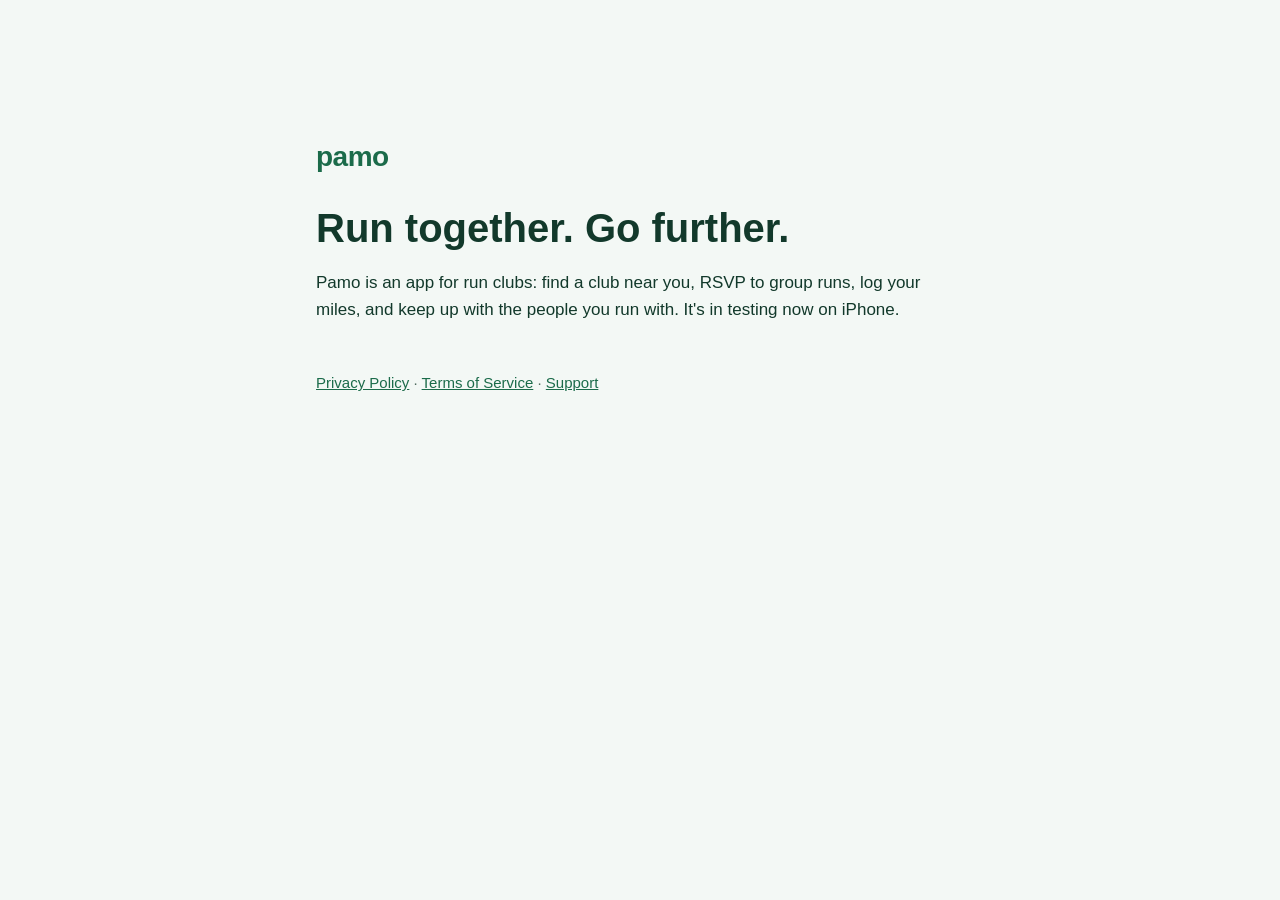
<file: index.html>
<!doctype html>
<html lang="en">
<head>
<meta charset="utf-8">
<meta name="viewport" content="width=device-width, initial-scale=1">
<title>Pamo · Run together. Go further.</title>
<link rel="stylesheet" href="style.css">
</head>
<body>
<main class="home">
<p class="brand">pamo</p>
<h1>Run together. Go further.</h1>
<p>Pamo is an app for run clubs: find a club near you, RSVP to group runs, log your miles, and keep up with the
people you run with. It's in testing now on iPhone.</p>
<p class="footer"><a href="/privacy">Privacy Policy</a> · <a href="/terms">Terms of Service</a> ·
<a href="/support">Support</a></p>
</main>
</body>
</html>
</file>
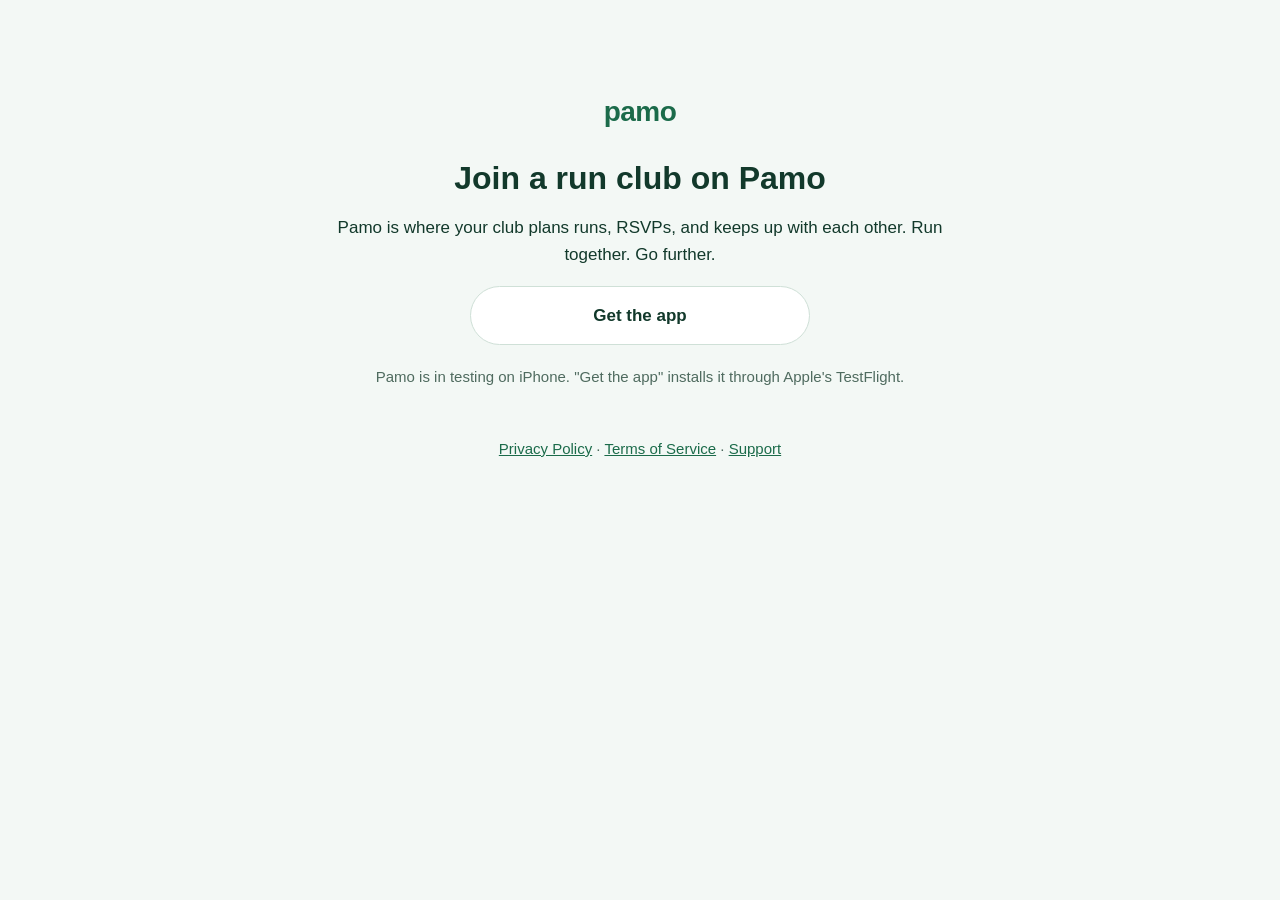
<file: join.html>
<!doctype html>
<html lang="en">
<head>
<meta charset="utf-8">
<meta name="viewport" content="width=device-width, initial-scale=1">
<title>Join a run club on Pamo</title>
<meta property="og:title" content="Join my run club on Pamo">
<meta property="og:description" content="Run together. Go further. RSVP to group runs and keep up with your crew.">
<meta name="robots" content="noindex">
<link rel="stylesheet" href="style.css">
</head>
<body>
<main class="invite">
<p class="brand"><a href="/">pamo</a></p>
<img id="logo" class="club-logo" alt="" hidden>
<h1 id="title">Join a run club on Pamo</h1>
<p>Pamo is where your club plans runs, RSVPs, and keeps up with each other. Run together. Go further.</p>
<a id="open" class="button" hidden>Open in Pamo</a>
<a id="get" class="button secondary" href="https://testflight.apple.com/join/FnYPX5Qj">Get the app</a>
<p class="note">Pamo is in testing on iPhone. "Get the app" installs it through Apple's TestFlight.</p>
<p class="footer"><a href="/privacy">Privacy Policy</a> · <a href="/terms">Terms of Service</a> · <a href="/support">Support</a></p>
</main>
<script>
// Only the club's name and logo are public; everything else needs an account.
const club = new URLSearchParams(location.search).get('club');
if (club && /^[0-9a-f]{8}-[0-9a-f]{4}-[0-9a-f]{4}-[0-9a-f]{4}-[0-9a-f]{12}$/i.test(club)) {
  const open = document.getElementById('open');
  open.href = 'pamo://join?club=' + club;
  open.hidden = false;
  fetch('https://jnqumrytjtmkhabtaefy.supabase.co/rest/v1/rpc/club_invite_preview', {
    method: 'POST',
    headers: { 'Content-Type': 'application/json', apikey: 'sb_publishable_6j8VwsCxcrP1tK5oRTxqBQ_deRT_pKi' },
    body: JSON.stringify({ p_club: club }),
  })
    .then((r) => r.json())
    .then((rows) => {
      const c = rows && rows[0];
      if (!c) return;
      document.getElementById('title').textContent = 'Join ' + c.name + ' on Pamo';
      document.title = 'Join ' + c.name + ' on Pamo';
      if (c.logo_url) {
        const logo = document.getElementById('logo');
        logo.src = c.logo_url;
        logo.hidden = false;
      }
    })
    .catch(() => {});
}
</script>
</body>
</html>
</file>
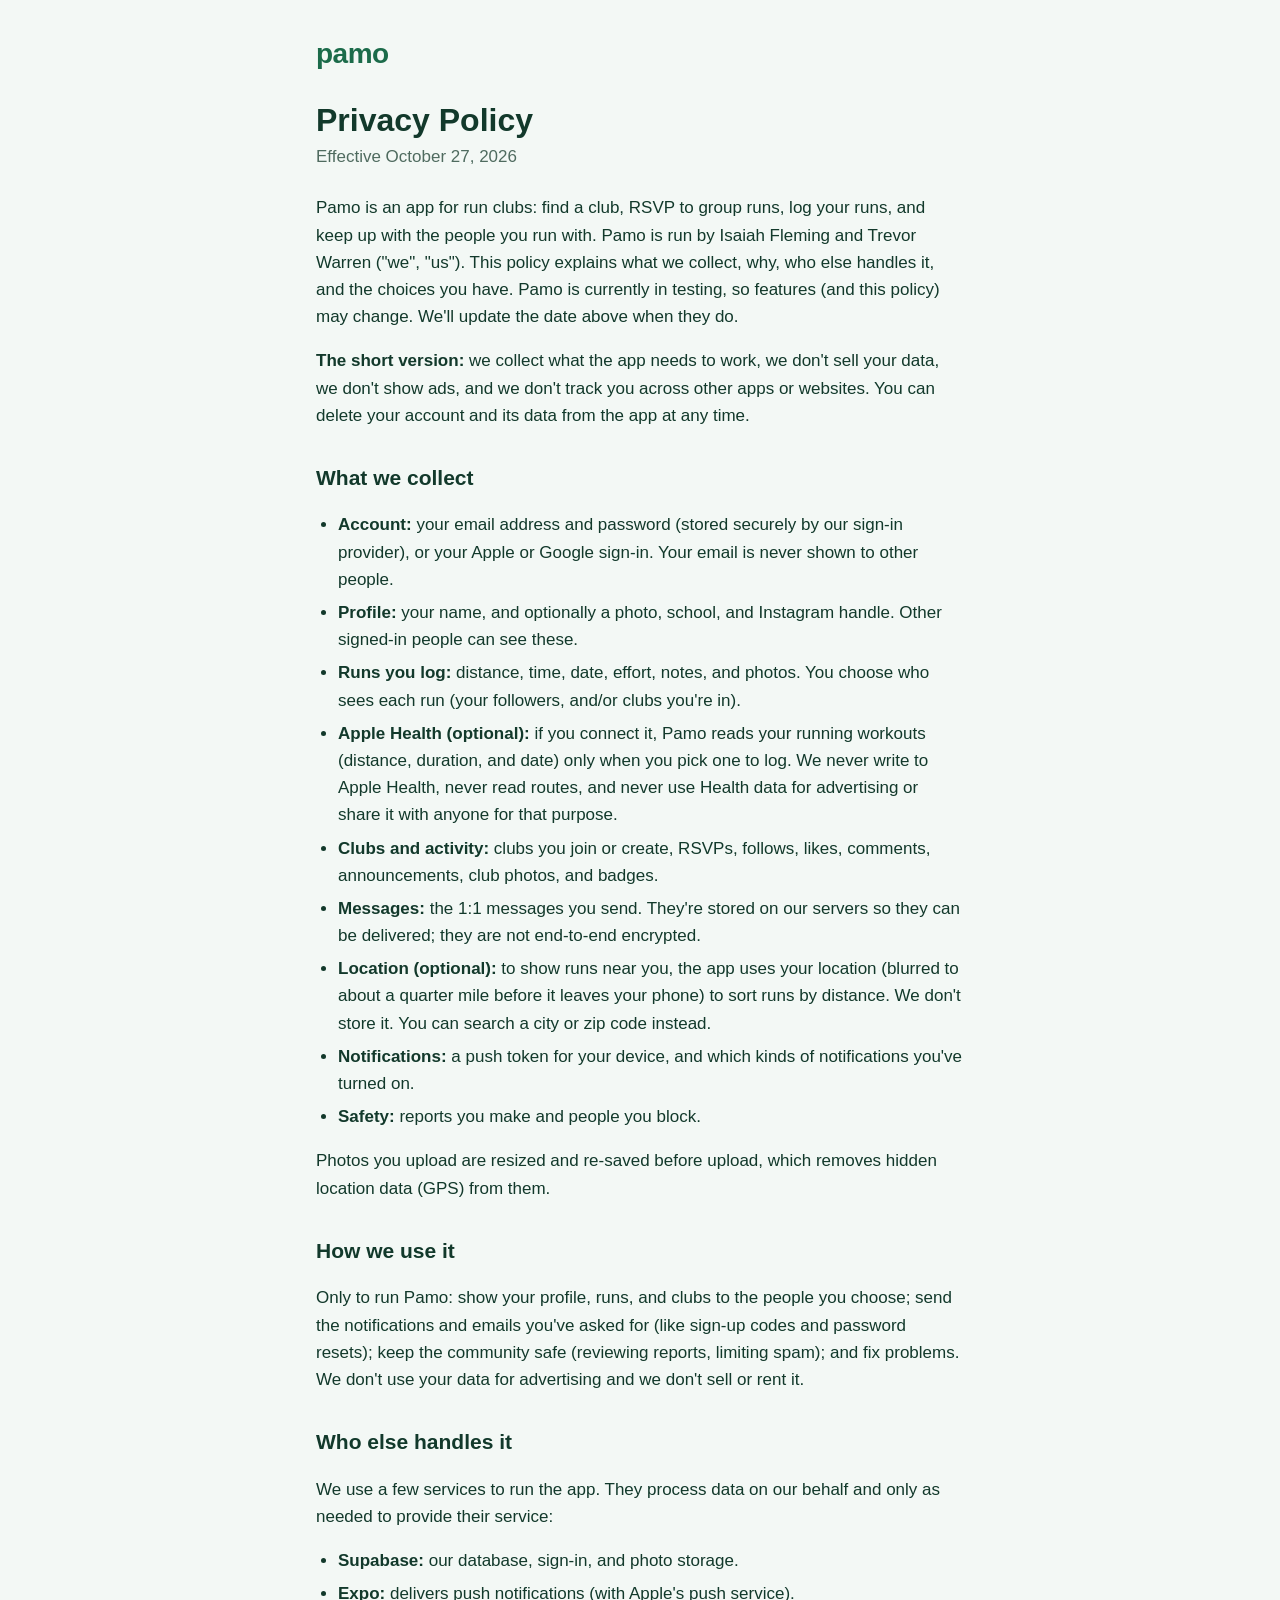
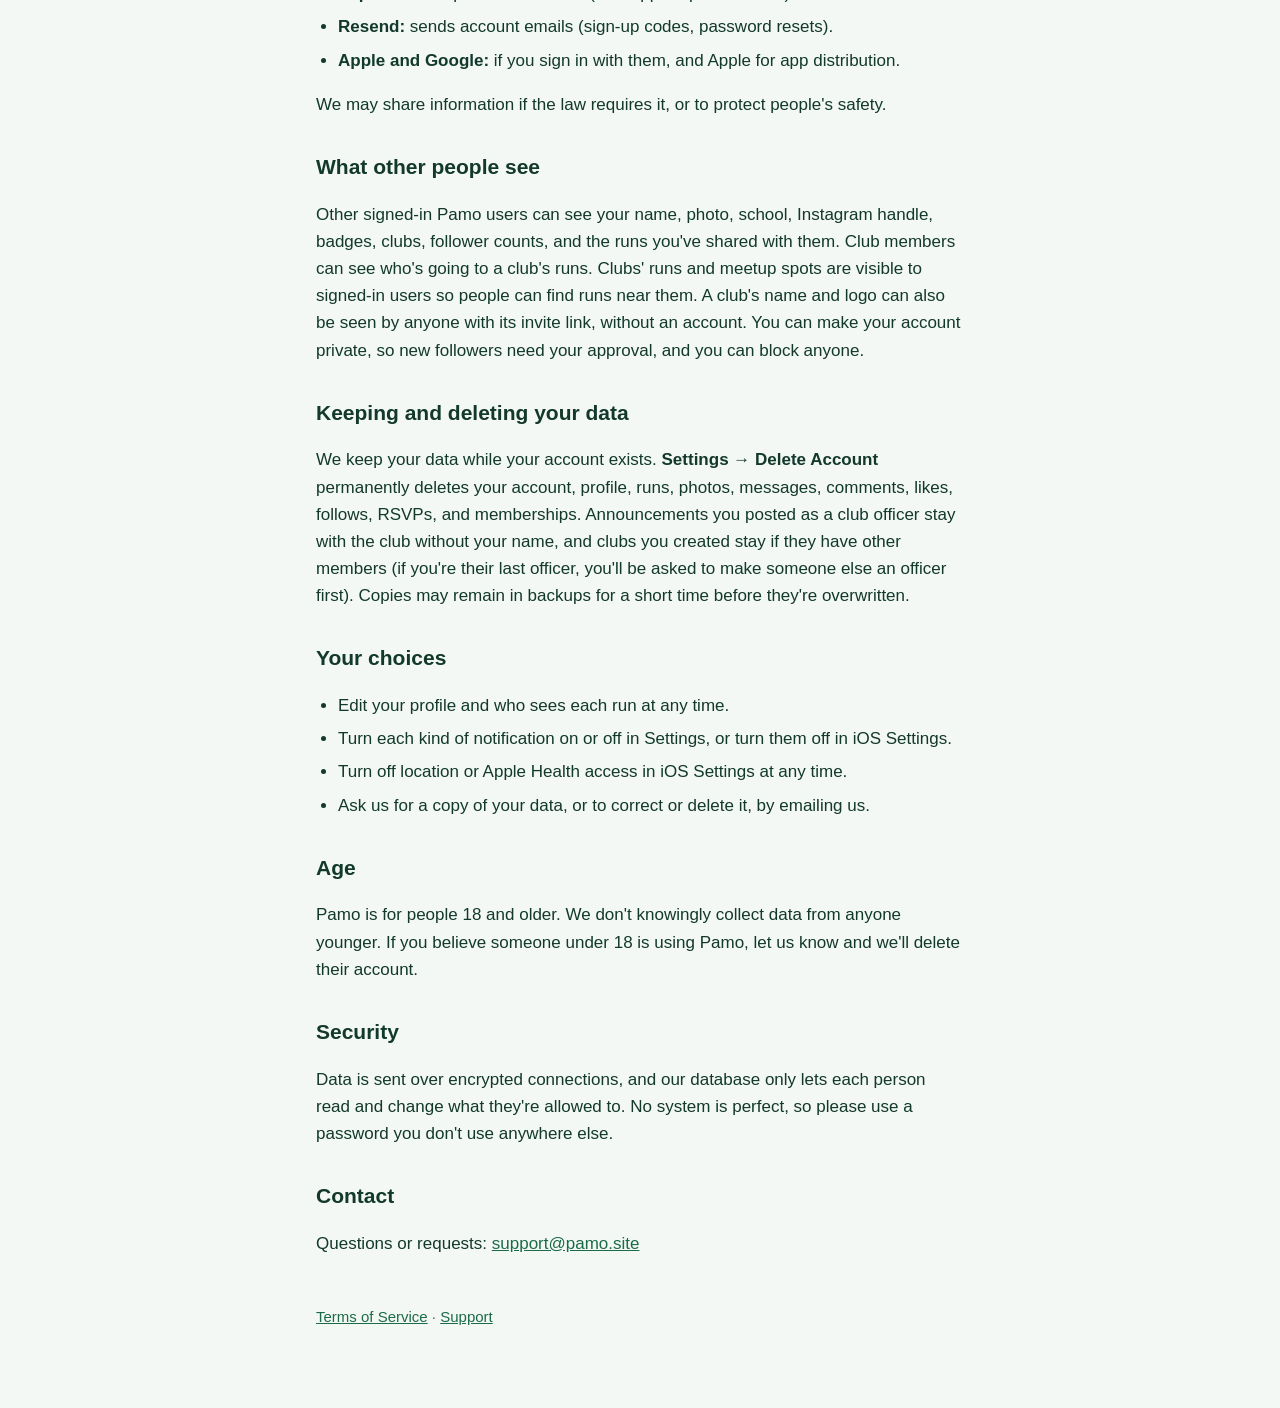
<file: privacy.html>
<!doctype html>
<html lang="en">
<head>
<meta charset="utf-8">
<meta name="viewport" content="width=device-width, initial-scale=1">
<title>Privacy Policy · Pamo</title>
<link rel="stylesheet" href="style.css">
</head>
<body>
<main>
<p class="brand"><a href="/">pamo</a></p>
<h1>Privacy Policy</h1>
<p class="meta">Effective October 27, 2026</p>

<p>Pamo is an app for run clubs: find a club, RSVP to group runs, log your runs, and keep up with the people you run
with. Pamo is run by Isaiah Fleming and Trevor Warren ("we", "us"). This policy explains what we collect, why, who
else handles it, and the choices you have. Pamo is currently in testing, so features (and this policy) may change.
We'll update the date above when they do.</p>

<p><strong>The short version:</strong> we collect what the app needs to work, we don't sell your data, we don't show
ads, and we don't track you across other apps or websites. You can delete your account and its data from the app at
any time.</p>

<h2>What we collect</h2>
<ul>
<li><strong>Account:</strong> your email address and password (stored securely by our sign-in provider), or your
Apple or Google sign-in. Your email is never shown to other people.</li>
<li><strong>Profile:</strong> your name, and optionally a photo, school, and Instagram handle. Other signed-in people
can see these.</li>
<li><strong>Runs you log:</strong> distance, time, date, effort, notes, and photos. You choose who sees each run (your
followers, and/or clubs you're in).</li>
<li><strong>Apple Health (optional):</strong> if you connect it, Pamo reads your running workouts (distance, duration,
and date) only when you pick one to log. We never write to Apple Health, never read routes, and never use Health data
for advertising or share it with anyone for that purpose.</li>
<li><strong>Clubs and activity:</strong> clubs you join or create, RSVPs, follows, likes, comments, announcements,
club photos, and badges.</li>
<li><strong>Messages:</strong> the 1:1 messages you send. They're stored on our servers so they can be delivered;
they are not end-to-end encrypted.</li>
<li><strong>Location (optional):</strong> to show runs near you, the app uses your location (blurred to about a
quarter mile before it leaves your phone) to sort runs by distance. We don't store it. You can search a city or zip
code instead.</li>
<li><strong>Notifications:</strong> a push token for your device, and which kinds of notifications you've turned on.</li>
<li><strong>Safety:</strong> reports you make and people you block.</li>
</ul>
<p>Photos you upload are resized and re-saved before upload, which removes hidden location data (GPS) from them.</p>

<h2>How we use it</h2>
<p>Only to run Pamo: show your profile, runs, and clubs to the people you choose; send the notifications and emails
you've asked for (like sign-up codes and password resets); keep the community safe (reviewing reports, limiting
spam); and fix problems. We don't use your data for advertising and we don't sell or rent it.</p>

<h2>Who else handles it</h2>
<p>We use a few services to run the app. They process data on our behalf and only as needed to provide their
service:</p>
<ul>
<li><strong>Supabase:</strong> our database, sign-in, and photo storage.</li>
<li><strong>Expo:</strong> delivers push notifications (with Apple's push service).</li>
<li><strong>Resend:</strong> sends account emails (sign-up codes, password resets).</li>
<li><strong>Apple and Google:</strong> if you sign in with them, and Apple for app distribution.</li>
</ul>
<p>We may share information if the law requires it, or to protect people's safety.</p>

<h2>What other people see</h2>
<p>Other signed-in Pamo users can see your name, photo, school, Instagram handle, badges, clubs, follower counts, and
the runs you've shared with them. Club members can see who's going to a club's runs. Clubs' runs and meetup spots
are visible to signed-in users so people can find runs near them. A club's name and logo can also be seen by anyone
with its invite link, without an account. You can make your account private, so new
followers need your approval, and you can block anyone.</p>

<h2>Keeping and deleting your data</h2>
<p>We keep your data while your account exists. <strong>Settings → Delete Account</strong> permanently deletes your
account, profile, runs, photos, messages, comments, likes, follows, RSVPs, and memberships. Announcements you posted
as a club officer stay with the club without your name, and clubs you created stay if they have other members (if
you're their last officer, you'll be asked to make someone else an officer first). Copies may remain in backups for
a short time before they're overwritten.</p>

<h2>Your choices</h2>
<ul>
<li>Edit your profile and who sees each run at any time.</li>
<li>Turn each kind of notification on or off in Settings, or turn them off in iOS Settings.</li>
<li>Turn off location or Apple Health access in iOS Settings at any time.</li>
<li>Ask us for a copy of your data, or to correct or delete it, by emailing us.</li>
</ul>

<h2>Age</h2>
<p>Pamo is for people 18 and older. We don't knowingly collect data from anyone younger. If you believe someone
under 18 is using Pamo, let us know and we'll delete their account.</p>

<h2>Security</h2>
<p>Data is sent over encrypted connections, and our database only lets each person read and change what they're
allowed to. No system is perfect, so please use a password you don't use anywhere else.</p>

<h2>Contact</h2>
<p>Questions or requests: <a href="mailto:support@pamo.site">support@pamo.site</a></p>

<p class="footer"><a href="/terms">Terms of Service</a> · <a href="/support">Support</a></p>
</main>
</body>
</html>
</file>
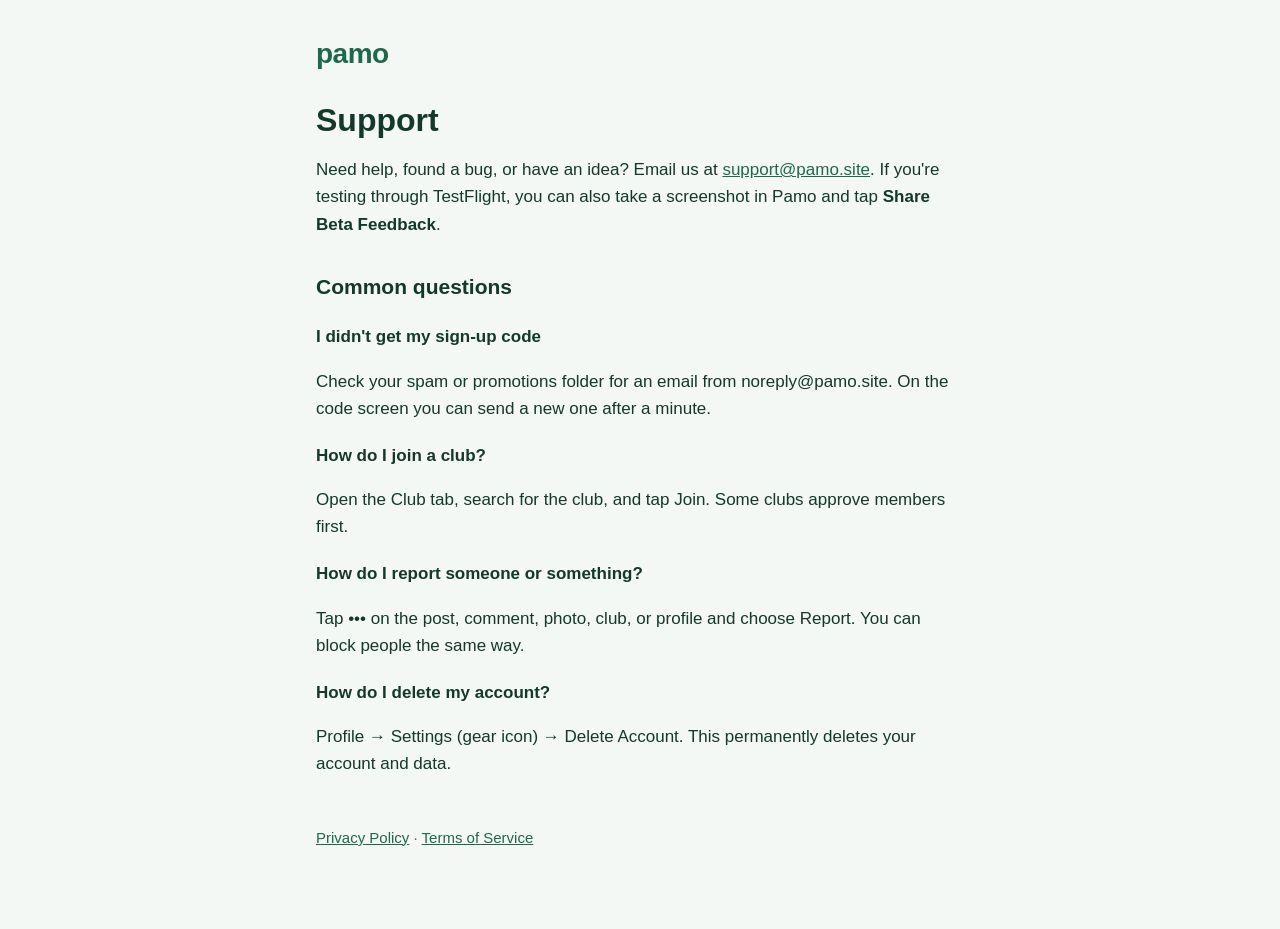
<file: support.html>
<!doctype html>
<html lang="en">
<head>
<meta charset="utf-8">
<meta name="viewport" content="width=device-width, initial-scale=1">
<title>Support · Pamo</title>
<link rel="stylesheet" href="style.css">
</head>
<body>
<main>
<p class="brand"><a href="/">pamo</a></p>
<h1>Support</h1>

<p>Need help, found a bug, or have an idea? Email us at
<a href="mailto:support@pamo.site">support@pamo.site</a>. If you're testing through TestFlight, you can
also take a screenshot in Pamo and tap <strong>Share Beta Feedback</strong>.</p>

<h2>Common questions</h2>
<h3>I didn't get my sign-up code</h3>
<p>Check your spam or promotions folder for an email from noreply@pamo.site. On the code screen you can send a new
one after a minute.</p>
<h3>How do I join a club?</h3>
<p>Open the Club tab, search for the club, and tap Join. Some clubs approve members first.</p>
<h3>How do I report someone or something?</h3>
<p>Tap ••• on the post, comment, photo, club, or profile and choose Report. You can block people the same way.</p>
<h3>How do I delete my account?</h3>
<p>Profile → Settings (gear icon) → Delete Account. This permanently deletes your account and data.</p>

<p class="footer"><a href="/privacy">Privacy Policy</a> · <a href="/terms">Terms of Service</a></p>
</main>
</body>
</html>
</file>
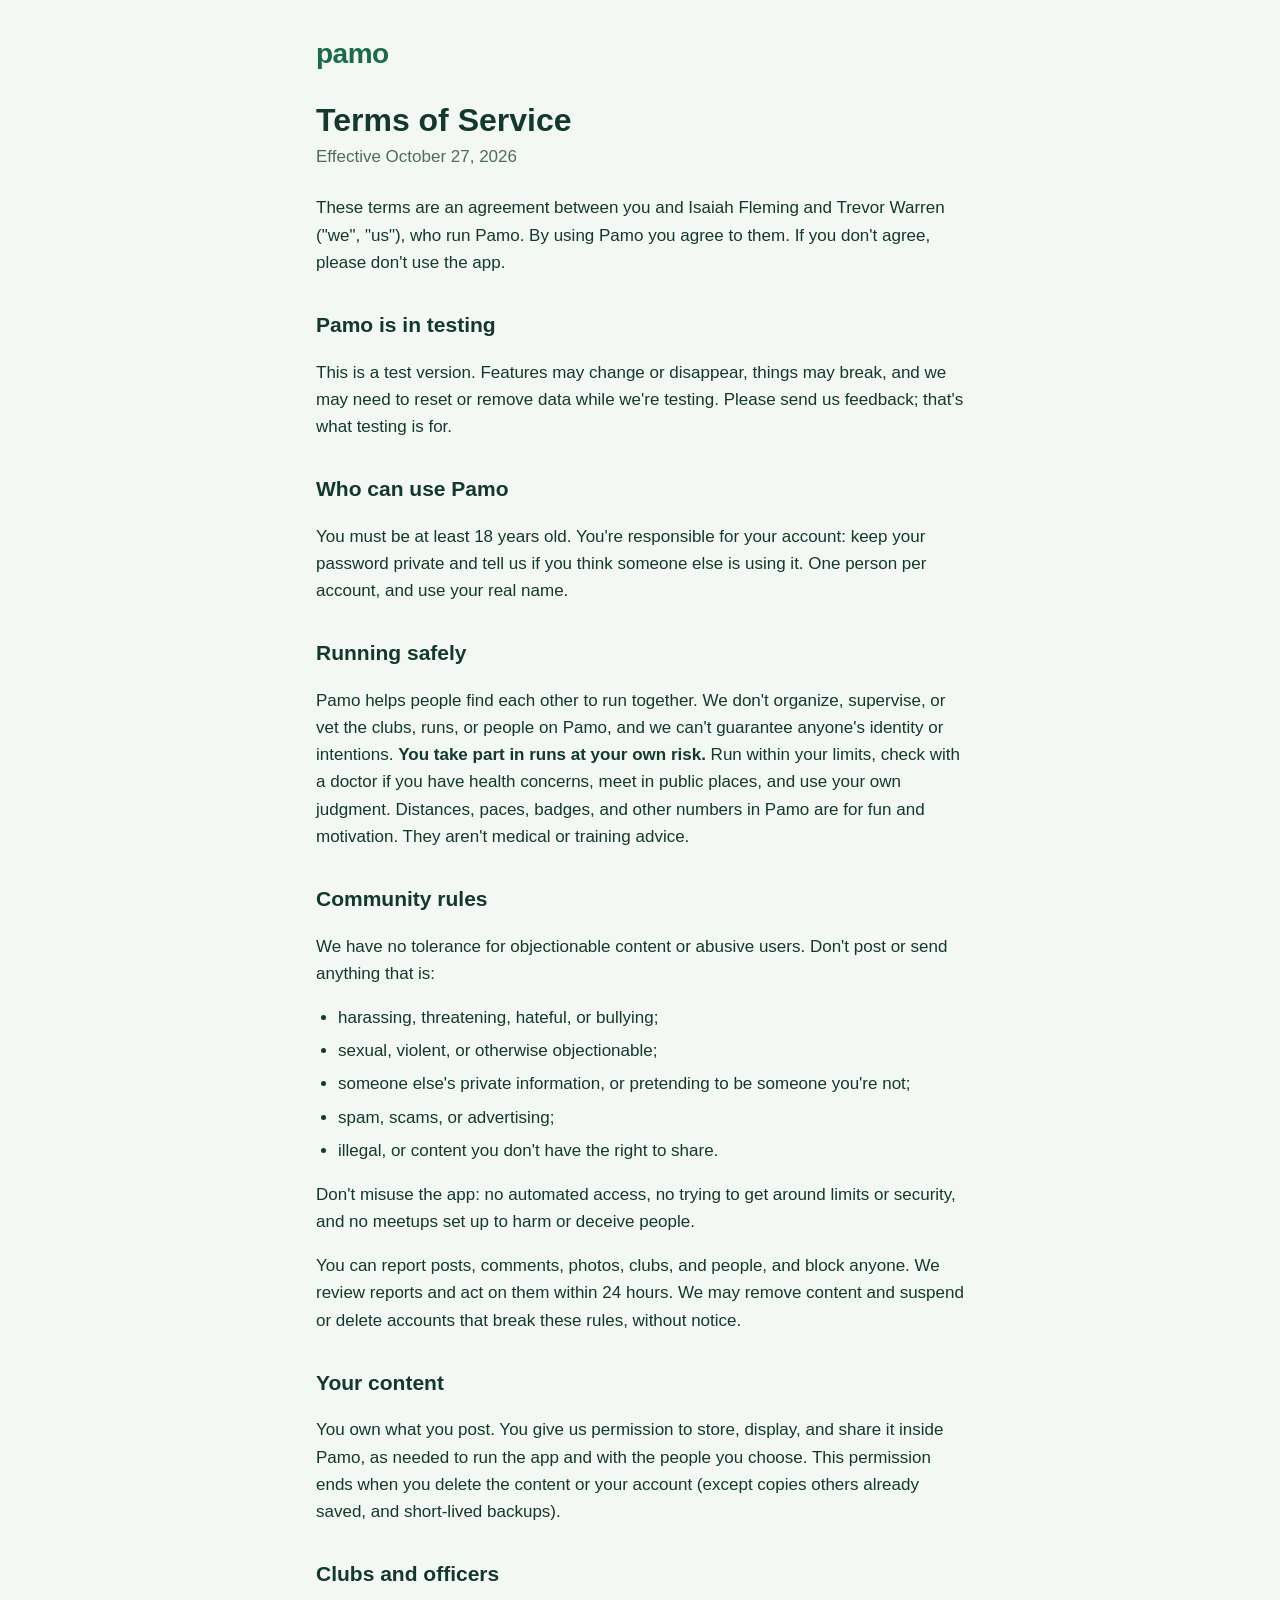
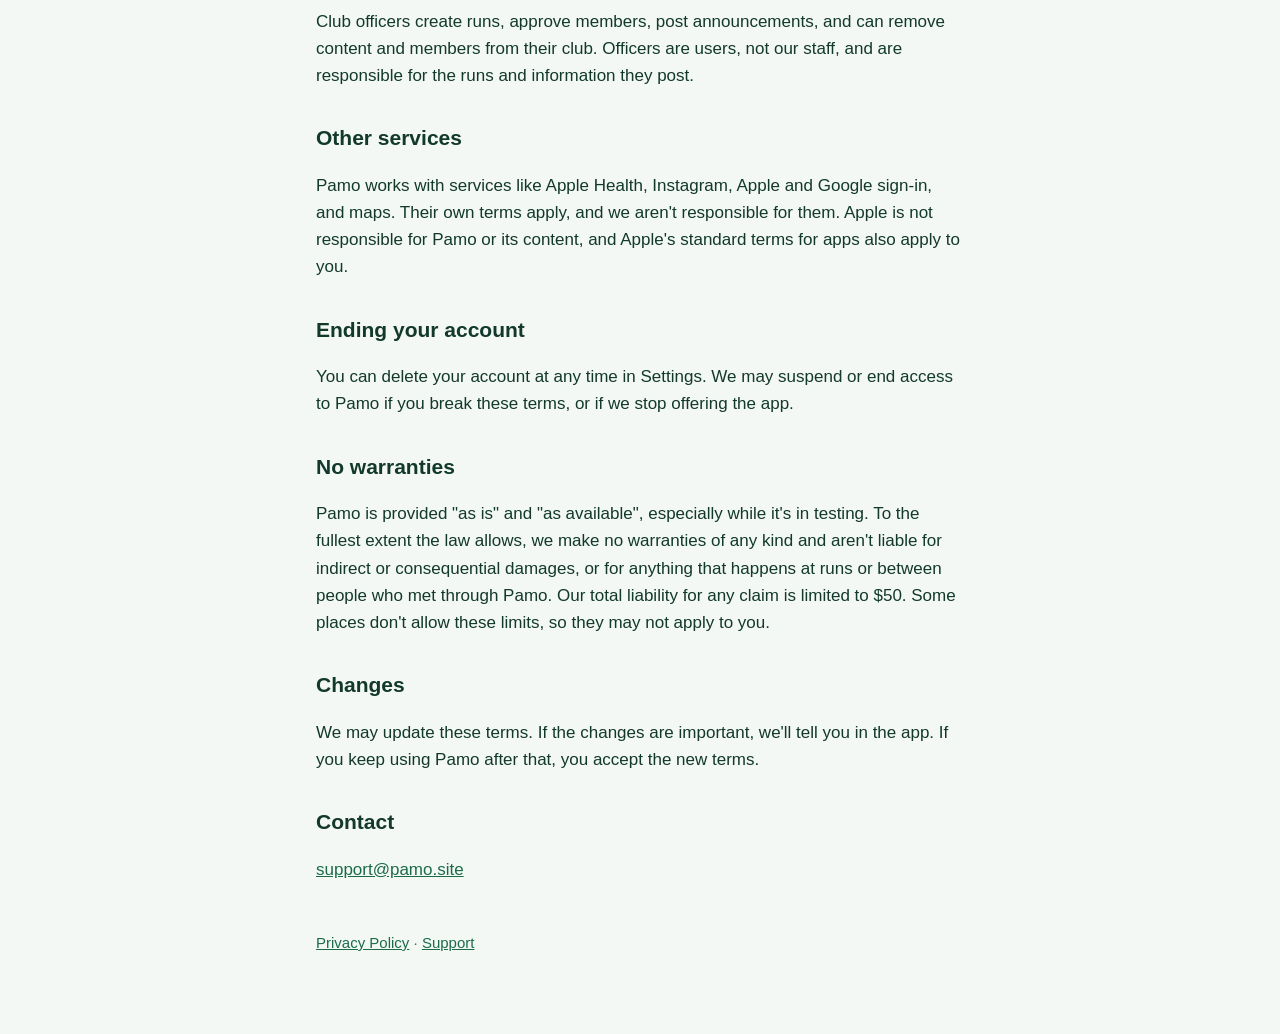
<file: terms.html>
<!doctype html>
<html lang="en">
<head>
<meta charset="utf-8">
<meta name="viewport" content="width=device-width, initial-scale=1">
<title>Terms of Service · Pamo</title>
<link rel="stylesheet" href="style.css">
</head>
<body>
<main>
<p class="brand"><a href="/">pamo</a></p>
<h1>Terms of Service</h1>
<p class="meta">Effective October 27, 2026</p>

<p>These terms are an agreement between you and Isaiah Fleming and Trevor Warren ("we", "us"), who run Pamo. By
using Pamo you agree to them. If you don't agree, please don't use the app.</p>

<h2>Pamo is in testing</h2>
<p>This is a test version. Features may change or disappear, things may break, and we may need to reset or remove
data while we're testing. Please send us feedback; that's what testing is for.</p>

<h2>Who can use Pamo</h2>
<p>You must be at least 18 years old. You're responsible for your account: keep your password private and tell us if
you think someone else is using it. One person per account, and use your real name.</p>

<h2>Running safely</h2>
<p>Pamo helps people find each other to run together. We don't organize, supervise, or vet the clubs, runs, or people
on Pamo, and we can't guarantee anyone's identity or intentions. <strong>You take part in runs at your own
risk.</strong> Run within your limits, check with a doctor if you have health concerns, meet in public places, and
use your own judgment. Distances, paces, badges, and other numbers in Pamo are for fun and motivation. They aren't
medical or training advice.</p>

<h2>Community rules</h2>
<p>We have no tolerance for objectionable content or abusive users. Don't post or send anything that is:</p>
<ul>
<li>harassing, threatening, hateful, or bullying;</li>
<li>sexual, violent, or otherwise objectionable;</li>
<li>someone else's private information, or pretending to be someone you're not;</li>
<li>spam, scams, or advertising;</li>
<li>illegal, or content you don't have the right to share.</li>
</ul>
<p>Don't misuse the app: no automated access, no trying to get around limits or security, and no meetups set up to
harm or deceive people.</p>
<p>You can report posts, comments, photos, clubs, and people, and block anyone. We review reports and act on them
within 24 hours. We may remove content and suspend or delete accounts that break these rules, without notice.</p>

<h2>Your content</h2>
<p>You own what you post. You give us permission to store, display, and share it inside Pamo, as needed to run the
app and with the people you choose. This permission ends when you delete the content or your account (except copies
others already saved, and short-lived backups).</p>

<h2>Clubs and officers</h2>
<p>Club officers create runs, approve members, post announcements, and can remove content and members from their
club. Officers are users, not our staff, and are responsible for the runs and information they post.</p>

<h2>Other services</h2>
<p>Pamo works with services like Apple Health, Instagram, Apple and Google sign-in, and maps. Their own terms apply,
and we aren't responsible for them. Apple is not responsible for Pamo or its content, and Apple's standard terms for
apps also apply to you.</p>

<h2>Ending your account</h2>
<p>You can delete your account at any time in Settings. We may suspend or end access to Pamo if you break these
terms, or if we stop offering the app.</p>

<h2>No warranties</h2>
<p>Pamo is provided "as is" and "as available", especially while it's in testing. To the fullest extent the law
allows, we make no warranties of any kind and aren't liable for indirect or consequential damages, or for anything
that happens at runs or between people who met through Pamo. Our total liability for any claim is limited to $50.
Some places don't allow these limits, so they may not apply to you.</p>

<h2>Changes</h2>
<p>We may update these terms. If the changes are important, we'll tell you in the app. If you keep using Pamo after
that, you accept the new terms.</p>

<h2>Contact</h2>
<p><a href="mailto:support@pamo.site">support@pamo.site</a></p>

<p class="footer"><a href="/privacy">Privacy Policy</a> · <a href="/support">Support</a></p>
</main>
</body>
</html>
</file>
<file: style.css>
:root {
  --green: #1b6b4a;
  --ink: #12392b;
  --muted: #4f6b5f;
  --bg: #f3f8f5;
}
* { box-sizing: border-box; }
body {
  margin: 0;
  background: var(--bg);
  color: var(--ink);
  font: 17px/1.6 -apple-system, BlinkMacSystemFont, "Segoe UI", Roboto, sans-serif;
}
main { max-width: 680px; margin: 0 auto; padding: 32px 16px 64px; }
.brand { font-weight: 800; font-size: 28px; color: var(--green); margin: 0 0 24px; letter-spacing: -0.5px; }
.brand a { color: inherit; text-decoration: none; }
h1 { font-size: 32px; line-height: 1.2; margin: 0 0 4px; }
h2 { font-size: 21px; margin: 32px 0 8px; }
h3 { font-size: 17px; margin: 20px 0 4px; }
.meta { color: var(--muted); margin: 0 0 24px; }
a { color: var(--green); }
ul { padding-left: 22px; }
li { margin: 6px 0; }
.footer { margin-top: 48px; color: var(--muted); font-size: 15px; }
.home { padding-top: 15vh; }
.home h1 { font-size: 40px; margin-bottom: 16px; }
.invite { text-align: center; padding-top: 10vh; }
.club-logo { width: 96px; height: 96px; border-radius: 50%; object-fit: cover; margin-bottom: 16px; }
.button { display: block; margin: 12px auto 0; max-width: 340px; padding: 15px 20px; border-radius: 999px; background: var(--green); color: #fff; font-weight: 600; text-decoration: none; }
.button.secondary { background: #fff; color: var(--ink); border: 1px solid #cfe0d7; }
.note { color: var(--muted); font-size: 15px; margin-top: 20px; }
[hidden] { display: none !important; }
</file>
